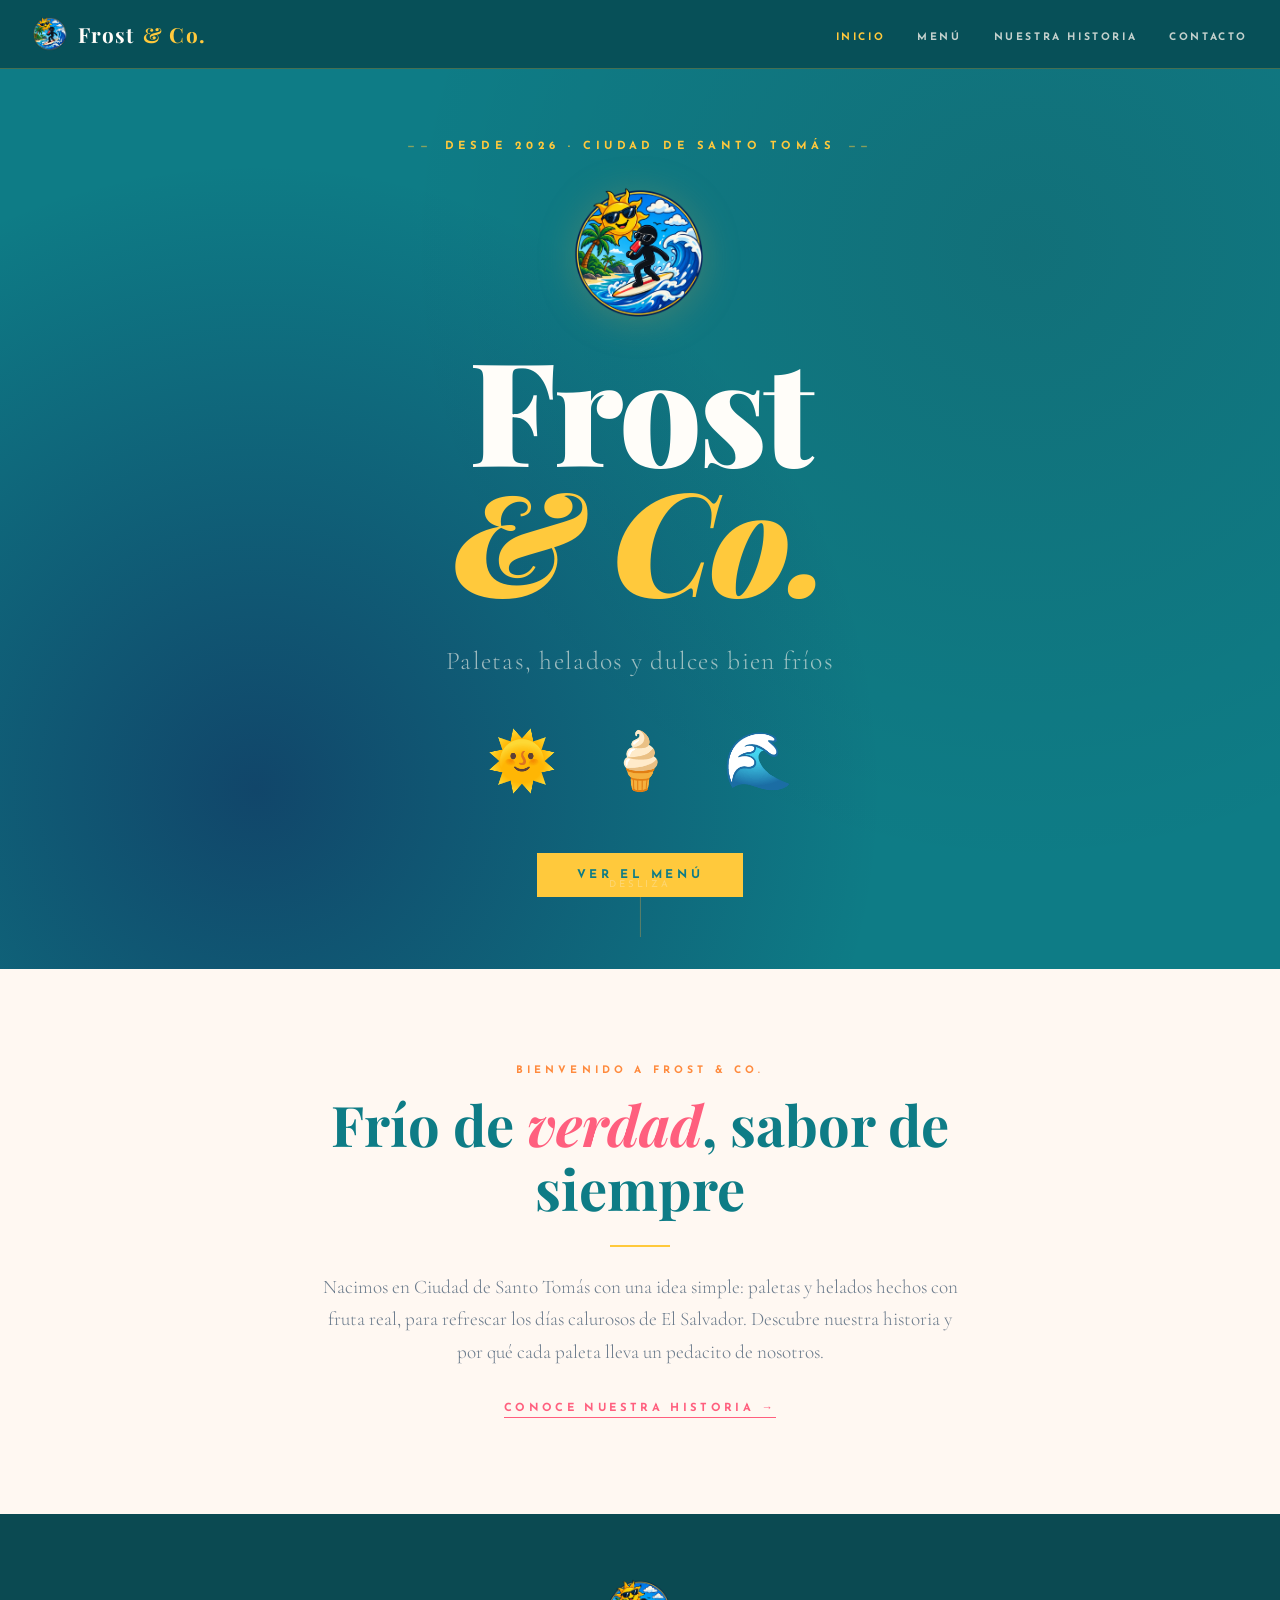
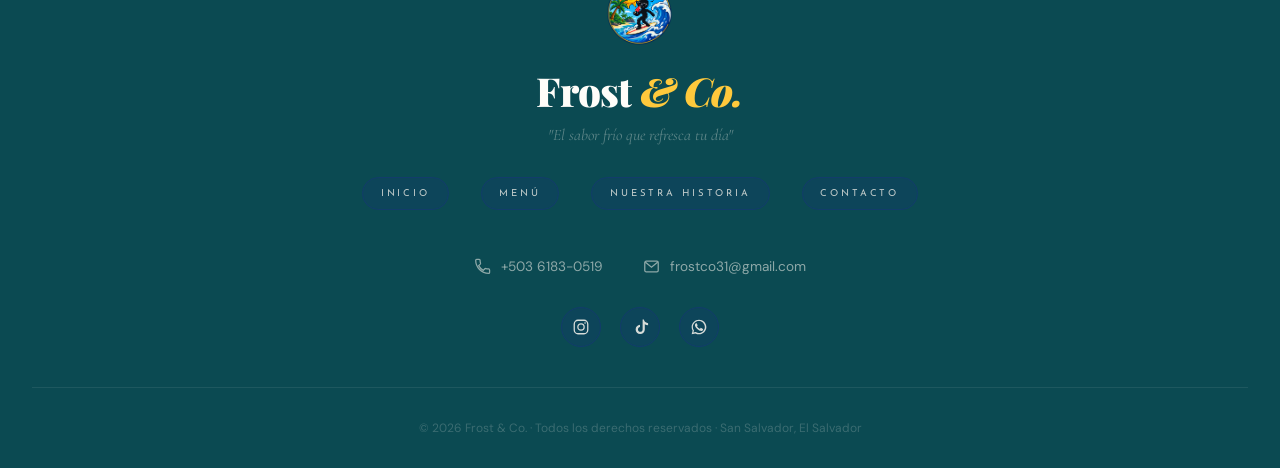
<file: index.html>
<!DOCTYPE html>
<html lang="es">
<head>
  <meta charset="UTF-8">
  <meta name="viewport" content="width=device-width, initial-scale=1.0">
  <title>Frost & Co. | Paletas y Helados Artesanales</title>
  <link rel="icon" type="image/png" href="images/Logo12.png">
  <link href="https://fonts.googleapis.com/css2?family=Playfair+Display:ital,wght@0,400;0,700;0,900;1,400&family=Cormorant+Garamond:wght@300;400;600&family=DM+Sans:wght@300;400;500&family=Josefin+Sans:wght@300;400;700&display=swap" rel="stylesheet">
  <link rel="stylesheet" href="css/styles.css">
</head>

<!-- NAV STICKY -->
<nav class="nav">
  <span class="nav-logo">
    <img src="images/Logo12.png" alt="Logo Frost & Co." class="nav-logo-img">
    Frost <span>& Co.</span>
  </span>
  <button type="button" class="nav-toggle" aria-label="Abrir menú" aria-expanded="false" aria-controls="navLinks">
    <span></span><span></span><span></span>
  </button>
  <ul class="nav-links" id="navLinks">
    <li><a href="index.html" class="active">Inicio</a></li>
    <li><a href="menu.html">Menú</a></li>
    <li><a href="nuestra-historia.html">Nuestra Historia</a></li>    <li><a href="contacto.html">Contacto</a></li>
  </ul>
</nav>

<!-- HERO -->
<section class="hero">
  <span class="hero-badge">Desde 2026 · Ciudad de Santo Tomás</span>
  <img src="images/Logo12.png" alt="Logo Frost & Co." class="hero-logo">
  <h1>Frost<br><em>& Co.</em></h1>
  <p class="hero-sub">Paletas, helados y dulces bien fríos</p>
  <div class="hero-cups">
    <span>🌞</span>
    <span>🍦</span>
    <span>🌊</span>
  </div>
  <a href="menu.html" class="hero-cta">Ver el menú</a>
  <div class="scroll-hint">Desliza</div>
</section>

<!-- ABOUT TEASER -->
<section class="about-teaser">
  <span class="section-eyebrow">Bienvenido a Frost & Co.</span>
  <h2 class="section-title">Frío de <em>verdad</em>, sabor de siempre</h2>
  <div class="divider"></div>
  <p class="section-desc" style="max-width:640px;">
    Nacimos en Ciudad de Santo Tomás con una idea simple: paletas y helados hechos con fruta real,
    para refrescar los días calurosos de El Salvador. Descubre nuestra historia
    y por qué cada paleta lleva un pedacito de nosotros.
  </p>
  <a href="nuestra-historia.html" class="teaser-link">Conoce nuestra historia →</a>
</section>

<!-- FOOTER -->
<footer>
  <img src="images/Logo12.png" alt="Logo Frost & Co." class="footer-logo-img">
  <div class="footer-logo">Frost <em>& Co.</em></div>
  <p class="footer-tagline">"El sabor frío que refresca tu día"</p>
  <ul class="footer-links">
    <li><a href="index.html">Inicio</a></li>
    <li><a href="menu.html">Menú</a></li>
    <li><a href="nuestra-historia.html">Nuestra historia</a></li>    <li><a href="contacto.html">Contacto</a></li>
  </ul>

  <div class="footer-contact">
    <a href="tel:+50361830519" class="footer-contact-item">
      <svg viewBox="0 0 24 24" fill="none" stroke="currentColor" stroke-width="1.8"><path d="M6.6 10.8a15.9 15.9 0 0 0 6.6 6.6l2.2-2.2a1.2 1.2 0 0 1 1.2-.3c1.3.4 2.7.6 4.1.6.7 0 1.3.6 1.3 1.3v3.6c0 .7-.6 1.3-1.3 1.3C10.6 21.6 2.4 13.4 2.4 3.3 2.4 2.6 3 2 3.7 2h3.6c.7 0 1.3.6 1.3 1.3 0 1.4.2 2.8.6 4.1.1.4 0 .9-.3 1.2z"/></svg>
      +503 6183-0519
    </a>
    <a href="mailto:frostco31@gmail.com" class="footer-contact-item">
      <svg viewBox="0 0 24 24" fill="none" stroke="currentColor" stroke-width="1.8"><rect x="2.5" y="4.5" width="19" height="15" rx="2"/><path d="M3.5 6l8.5 7 8.5-7"/></svg>
      frostco31@gmail.com
    </a>
  </div>

  <ul class="footer-social">
    <li>
      <a href="https://www.instagram.com/frostandco1?igsh=ZnV4MG0wbHd2ZnZr&igsi=ZnV4MG0wbHd2ZnZr" aria-label="Instagram">
        <svg viewBox="0 0 24 24" fill="none" stroke="currentColor" stroke-width="1.7"><rect x="3" y="3" width="18" height="18" rx="5"/><circle cx="12" cy="12" r="4.2"/><circle cx="17.4" cy="6.6" r="1.1" fill="currentColor" stroke="none"/></svg>
      </a>
    </li>
    <li>
      <a href="https://www.tiktok.com/@frostandco1?_r=1&_t=ZS-999TEgyhzOe" aria-label="TikTok">
        <svg viewBox="0 0 24 24" fill="currentColor" stroke="none"><path d="M14.5 2h2.7c.2 1.5 1 2.9 2.3 3.8 1 .7 2.1 1 3.3 1.1v2.9c-1.6 0-3.1-.5-4.4-1.4v6.8c0 3.4-2.7 6.1-6.1 6.1S6.2 18.6 6.2 15.2c0-3.3 2.6-5.9 5.8-6.1v3c-1.5.2-2.7 1.5-2.7 3.1 0 1.7 1.4 3.1 3.1 3.1s3.1-1.4 3.1-3.1V2z"/></svg>
      </a>
    </li>
    <li>
      <a href="https://wa.me/50361830519?text=Hola%2C%20me%20gustar%C3%ADa%20obtener%20m%C3%A1s%20informaci%C3%B3n%20sobre%20sus%20productos%20y%20servicios." aria-label="WhatsApp">
        <svg viewBox="0 0 24 24" fill="currentColor" stroke="none"><path d="M12 2.2c-5.4 0-9.8 4.4-9.8 9.8 0 1.7.5 3.4 1.3 4.9L2.2 21.8l5-1.3c1.4.8 3.1 1.2 4.8 1.2 5.4 0 9.8-4.4 9.8-9.8s-4.4-9.7-9.8-9.7zm0 17.8c-1.5 0-3-.4-4.2-1.2l-.3-.2-3 .8.8-2.9-.2-.3c-.9-1.3-1.3-2.8-1.3-4.3 0-4.4 3.6-8 8-8s8 3.6 8 8-3.5 8.1-7.8 8.1zm4.4-6c-.2-.1-1.4-.7-1.7-.8-.2-.1-.4-.1-.6.1-.2.2-.6.8-.8 1-.1.2-.3.2-.5.1-.7-.3-1.4-.8-2-1.4-.5-.5-1-1.2-1.4-1.9-.1-.2 0-.4.1-.5.1-.1.2-.3.4-.4.1-.1.2-.3.2-.4.1-.2 0-.3 0-.4-.1-.1-.6-1.4-.8-1.9-.2-.5-.4-.4-.6-.4h-.5c-.2 0-.5.1-.7.3-.2.2-.9.9-.9 2.2s1 2.6 1.1 2.7c.1.2 2 3 4.7 4.2.7.3 1.2.5 1.6.6.7.2 1.3.2 1.8.1.5-.1 1.4-.6 1.6-1.1.2-.5.2-1 .1-1.1-.1-.1-.2-.2-.4-.3z"/></svg>
      </a>
    </li>
  </ul>

  <p class="footer-copy">© 2026 Frost & Co. · Todos los derechos reservados · San Salvador, El Salvador</p>
</footer>

<script src="js/nav.js"></script>
</body>
</html>
</file>
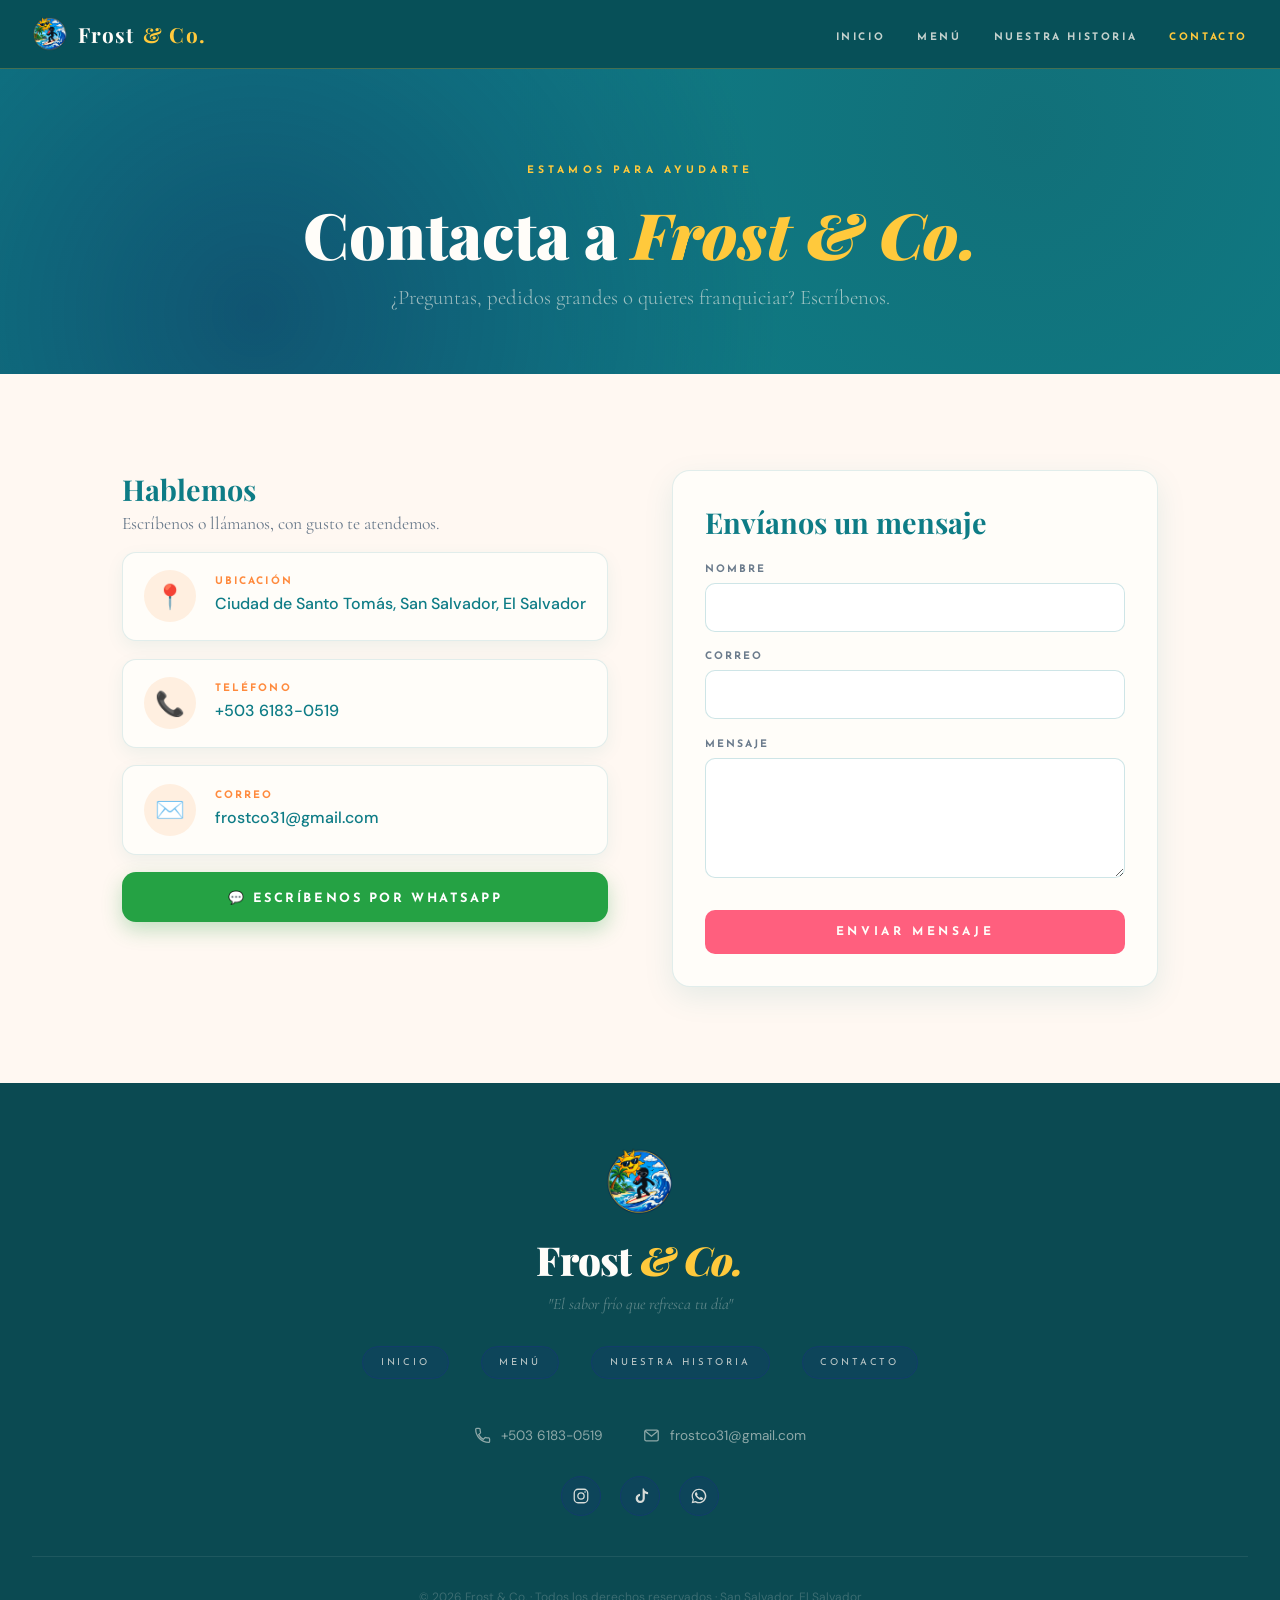
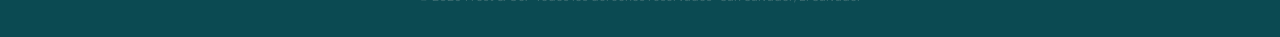
<file: contacto.html>
<!DOCTYPE html>
<html lang="es">
<head>
  <meta charset="UTF-8">
  <meta name="viewport" content="width=device-width, initial-scale=1.0">
  <title>Contacto | Frost & Co.</title>
  <link rel="icon" type="image/png" href="images/Logo12.png">
  <link href="https://fonts.googleapis.com/css2?family=Playfair+Display:ital,wght@0,400;0,700;0,900;1,400&family=Cormorant+Garamond:wght@300;400;600&family=DM+Sans:wght@300;400;500&family=Josefin+Sans:wght@300;400;700&display=swap" rel="stylesheet">
  <link rel="stylesheet" href="css/styles.css">
</head>

<!-- NAV STICKY -->
<nav class="nav">
  <span class="nav-logo">
    <img src="images/Logo12.png" alt="Logo Frost & Co." class="nav-logo-img">
    Frost <span>& Co.</span>
  </span>
  <button type="button" class="nav-toggle" aria-label="Abrir menú" aria-expanded="false" aria-controls="navLinks">
    <span></span><span></span><span></span>
  </button>
  <ul class="nav-links" id="navLinks">
    <li><a href="index.html">Inicio</a></li>
    <li><a href="menu.html">Menú</a></li>
    <li><a href="nuestra-historia.html">Nuestra Historia</a></li>    <li><a href="contacto.html" class="active">Contacto</a></li>
  </ul>
</nav>

<!-- PAGE HERO -->
<section class="page-hero">
  <span class="page-hero-eyebrow">Estamos para ayudarte</span>
  <h1>Contacta a <em>Frost & Co.</em></h1>
  <p>¿Preguntas, pedidos grandes o quieres franquiciar? Escríbenos.</p>
</section>

<!-- CONTACT WRAP -->
<div class="contact-wrap">
  <div class="contact-info-block">
    <h2 class="contact-heading">Hablemos</h2>
    <p class="contact-sub">Escríbenos o llámanos, con gusto te atendemos.</p>
    <div class="contact-info-item">
      <span class="contact-info-icon">📍</span>
      <div>
        <div class="contact-info-label">Ubicación</div>
        <span class="contact-info-value">Ciudad de Santo Tomás, San Salvador, El Salvador</span>
      </div>
    </div>
    <a class="contact-info-item contact-info-link" href="tel:+50361830519">
      <span class="contact-info-icon">📞</span>
      <div>
        <div class="contact-info-label">Teléfono</div>
        <span class="contact-info-value">+503 6183-0519</span>
      </div>
    </a>
    <a class="contact-info-item contact-info-link" href="mailto:frostco31@gmail.com">
      <span class="contact-info-icon">✉️</span>
      <div>
        <div class="contact-info-label">Correo</div>
        <span class="contact-info-value">frostco31@gmail.com</span>
      </div>
    </a>
    <a class="contact-whatsapp" href="https://wa.me/50361830519?text=Hola%2C%20me%20gustar%C3%ADa%20obtener%20m%C3%A1s%20informaci%C3%B3n%20sobre%20sus%20productos%20y%20servicios." target="_blank" rel="noopener">💬 Escríbenos por WhatsApp</a>
  </div>

  <form class="contact-form" onsubmit="event.preventDefault(); this.reset(); document.getElementById('formMsg').style.display='block';">
    <h2 class="contact-heading">Envíanos un mensaje</h2>
    <div>
      <label for="cf-name">Nombre</label>
      <input type="text" id="cf-name" name="name" required>
    </div>
    <div>
      <label for="cf-email">Correo</label>
      <input type="email" id="cf-email" name="email" required>
    </div>
    <div>
      <label for="cf-msg">Mensaje</label>
      <textarea id="cf-msg" name="message" required></textarea>
    </div>
    <button type="submit">Enviar mensaje</button>
    <p class="contact-form-note" id="formMsg" style="display:none;">¡Gracias! Te responderemos pronto. 🍧</p>
  </form>
</div>

<!-- FOOTER -->
<footer>
  <img src="images/Logo12.png" alt="Logo Frost & Co." class="footer-logo-img">
  <div class="footer-logo">Frost <em>& Co.</em></div>
  <p class="footer-tagline">"El sabor frío que refresca tu día"</p>
  <ul class="footer-links">
    <li><a href="index.html">Inicio</a></li>
    <li><a href="menu.html">Menú</a></li>
    <li><a href="nuestra-historia.html">Nuestra historia</a></li>    <li><a href="contacto.html">Contacto</a></li>
  </ul>

  <div class="footer-contact">
    <a href="tel:+50361830519" class="footer-contact-item">
      <svg viewBox="0 0 24 24" fill="none" stroke="currentColor" stroke-width="1.8"><path d="M6.6 10.8a15.9 15.9 0 0 0 6.6 6.6l2.2-2.2a1.2 1.2 0 0 1 1.2-.3c1.3.4 2.7.6 4.1.6.7 0 1.3.6 1.3 1.3v3.6c0 .7-.6 1.3-1.3 1.3C10.6 21.6 2.4 13.4 2.4 3.3 2.4 2.6 3 2 3.7 2h3.6c.7 0 1.3.6 1.3 1.3 0 1.4.2 2.8.6 4.1.1.4 0 .9-.3 1.2z"/></svg>
      +503 6183-0519
    </a>
    <a href="mailto:frostco31@gmail.com" class="footer-contact-item">
      <svg viewBox="0 0 24 24" fill="none" stroke="currentColor" stroke-width="1.8"><rect x="2.5" y="4.5" width="19" height="15" rx="2"/><path d="M3.5 6l8.5 7 8.5-7"/></svg>
      frostco31@gmail.com
    </a>
  </div>

  <ul class="footer-social">
    <li>
      <a href="https://www.instagram.com/frostandco1?igsh=ZnV4MG0wbHd2ZnZr&igsi=ZnV4MG0wbHd2ZnZr" aria-label="Instagram">
        <svg viewBox="0 0 24 24" fill="none" stroke="currentColor" stroke-width="1.7"><rect x="3" y="3" width="18" height="18" rx="5"/><circle cx="12" cy="12" r="4.2"/><circle cx="17.4" cy="6.6" r="1.1" fill="currentColor" stroke="none"/></svg>
      </a>
    </li>
    <li>
      <a href="https://www.tiktok.com/@frostandco1?_r=1&_t=ZS-999TEgyhzOe" aria-label="TikTok">
        <svg viewBox="0 0 24 24" fill="currentColor" stroke="none"><path d="M14.5 2h2.7c.2 1.5 1 2.9 2.3 3.8 1 .7 2.1 1 3.3 1.1v2.9c-1.6 0-3.1-.5-4.4-1.4v6.8c0 3.4-2.7 6.1-6.1 6.1S6.2 18.6 6.2 15.2c0-3.3 2.6-5.9 5.8-6.1v3c-1.5.2-2.7 1.5-2.7 3.1 0 1.7 1.4 3.1 3.1 3.1s3.1-1.4 3.1-3.1V2z"/></svg>
      </a>
    </li>
    <li>
      <a href="https://wa.me/50361830519?text=Hola%2C%20me%20gustar%C3%ADa%20obtener%20m%C3%A1s%20informaci%C3%B3n%20sobre%20sus%20productos%20y%20servicios." aria-label="WhatsApp">
        <svg viewBox="0 0 24 24" fill="currentColor" stroke="none"><path d="M12 2.2c-5.4 0-9.8 4.4-9.8 9.8 0 1.7.5 3.4 1.3 4.9L2.2 21.8l5-1.3c1.4.8 3.1 1.2 4.8 1.2 5.4 0 9.8-4.4 9.8-9.8s-4.4-9.7-9.8-9.7zm0 17.8c-1.5 0-3-.4-4.2-1.2l-.3-.2-3 .8.8-2.9-.2-.3c-.9-1.3-1.3-2.8-1.3-4.3 0-4.4 3.6-8 8-8s8 3.6 8 8-3.5 8.1-7.8 8.1zm4.4-6c-.2-.1-1.4-.7-1.7-.8-.2-.1-.4-.1-.6.1-.2.2-.6.8-.8 1-.1.2-.3.2-.5.1-.7-.3-1.4-.8-2-1.4-.5-.5-1-1.2-1.4-1.9-.1-.2 0-.4.1-.5.1-.1.2-.3.4-.4.1-.1.2-.3.2-.4.1-.2 0-.3 0-.4-.1-.1-.6-1.4-.8-1.9-.2-.5-.4-.4-.6-.4h-.5c-.2 0-.5.1-.7.3-.2.2-.9.9-.9 2.2s1 2.6 1.1 2.7c.1.2 2 3 4.7 4.2.7.3 1.2.5 1.6.6.7.2 1.3.2 1.8.1.5-.1 1.4-.6 1.6-1.1.2-.5.2-1 .1-1.1-.1-.1-.2-.2-.4-.3z"/></svg>
      </a>
    </li>
  </ul>

  <p class="footer-copy">© 2026 Frost & Co. · Todos los derechos reservados · San Salvador, El Salvador</p>
</footer>

<script src="js/nav.js"></script>
</body>
</html>
</file>
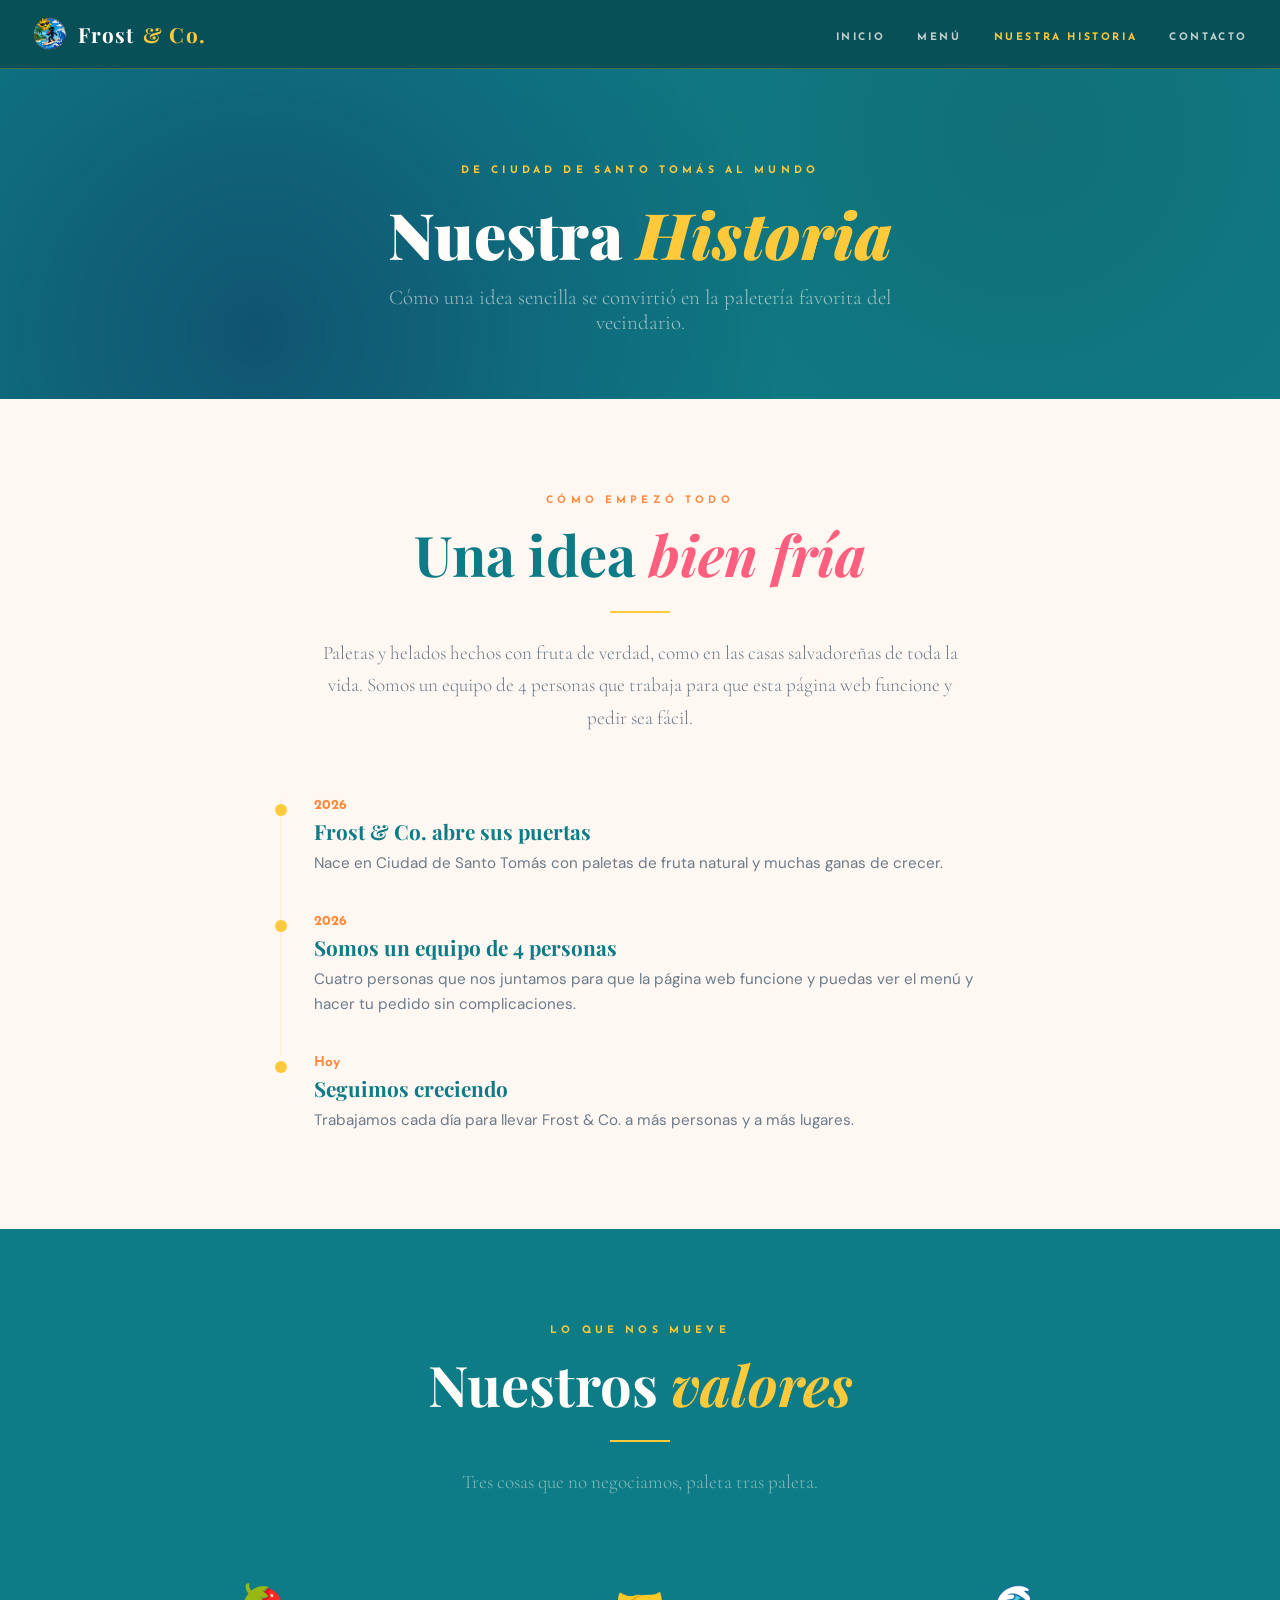
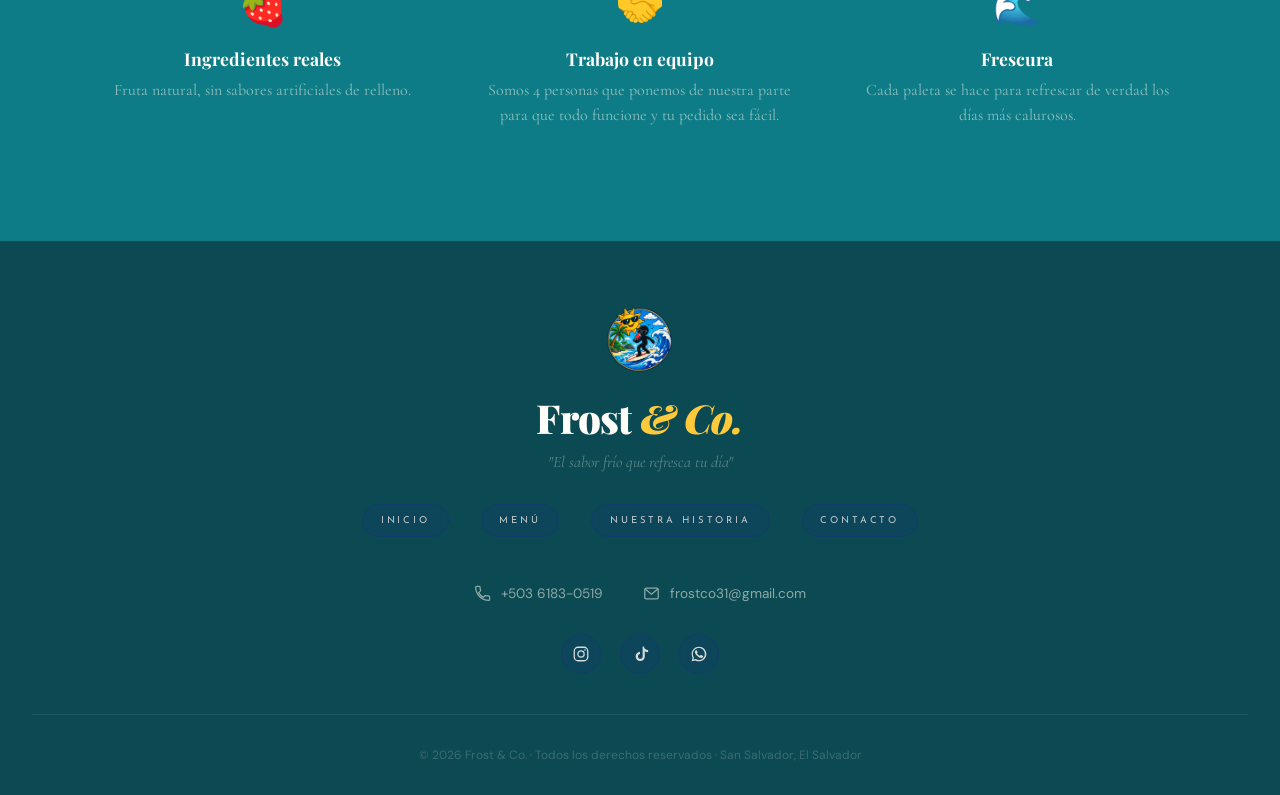
<file: nuestra-historia.html>
<!DOCTYPE html>
<html lang="es">
<head>
  <meta charset="UTF-8">
  <meta name="viewport" content="width=device-width, initial-scale=1.0">
  <title>Nuestra Historia | Frost & Co.</title>
  <link rel="icon" type="image/png" href="images/Logo12.png">
  <link href="https://fonts.googleapis.com/css2?family=Playfair+Display:ital,wght@0,400;0,700;0,900;1,400&family=Cormorant+Garamond:wght@300;400;600&family=DM+Sans:wght@300;400;500&family=Josefin+Sans:wght@300;400;700&display=swap" rel="stylesheet">
  <link rel="stylesheet" href="css/styles.css">
</head>

<!-- NAV STICKY -->
<nav class="nav">
  <span class="nav-logo">
    <img src="images/Logo12.png" alt="Logo Frost & Co." class="nav-logo-img">
    Frost <span>& Co.</span>
  </span>
  <button type="button" class="nav-toggle" aria-label="Abrir menú" aria-expanded="false" aria-controls="navLinks">
    <span></span><span></span><span></span>
  </button>
  <ul class="nav-links" id="navLinks">
    <li><a href="index.html">Inicio</a></li>
    <li><a href="menu.html">Menú</a></li>
    <li><a href="nuestra-historia.html" class="active">Nuestra Historia</a></li>    <li><a href="contacto.html">Contacto</a></li>
  </ul>
</nav>

<!-- PAGE HERO -->
<section class="page-hero">
  <span class="page-hero-eyebrow">De Ciudad de Santo Tomás al mundo</span>
  <h1>Nuestra <em>Historia</em></h1>
  <p>Cómo una idea sencilla se convirtió en la paletería favorita del vecindario.</p>
</section>

<!-- STORY -->
<section class="section">
  <div class="section-header">
    <span class="section-eyebrow">Cómo empezó todo</span>
    <h2 class="section-title">Una idea <em>bien fría</em></h2>
    <div class="divider"></div>
    <p class="section-desc" style="max-width:640px;">
      Paletas y helados hechos con fruta de verdad, como en las casas salvadoreñas de toda la vida.
      Somos un equipo de 4 personas que trabaja para que esta página web funcione y pedir sea fácil.
    </p>
  </div>

  <div class="timeline">
    <div class="timeline-item">
      <span class="timeline-year">2026</span>
      <h3 class="timeline-title">Frost & Co. abre sus puertas</h3>
      <p class="timeline-desc">Nace en Ciudad de Santo Tomás con paletas de fruta natural y muchas ganas de crecer.</p>
    </div>
    <div class="timeline-item">
      <span class="timeline-year">2026</span>
      <h3 class="timeline-title">Somos un equipo de 4 personas</h3>
      <p class="timeline-desc">Cuatro personas que nos juntamos para que la página web funcione y puedas ver el menú y hacer tu pedido sin complicaciones.</p>
    </div>
    <div class="timeline-item">
      <span class="timeline-year">Hoy</span>
      <h3 class="timeline-title">Seguimos creciendo</h3>
      <p class="timeline-desc">Trabajamos cada día para llevar Frost & Co. a más personas y a más lugares.</p>
    </div>
  </div>
</section>

<!-- VALORES -->
<section class="espresso-section">
  <div class="espresso-inner">
    <div class="section-header">
      <span class="section-eyebrow">Lo que nos mueve</span>
      <h2 class="section-title">Nuestros <em>valores</em></h2>
      <div class="divider"></div>
      <p class="section-desc">Tres cosas que no negociamos, paleta tras paleta.</p>
    </div>
    <div class="value-grid">
      <div class="value-card">
        <span class="value-icon">🍓</span>
        <h3 class="value-name">Ingredientes reales</h3>
        <p class="value-desc">Fruta natural, sin sabores artificiales de relleno.</p>
      </div>
      <div class="value-card">
        <span class="value-icon">🤝</span>
        <h3 class="value-name">Trabajo en equipo</h3>
        <p class="value-desc">Somos 4 personas que ponemos de nuestra parte para que todo funcione y tu pedido sea fácil.</p>
      </div>
      <div class="value-card">
        <span class="value-icon">🌊</span>
        <h3 class="value-name">Frescura</h3>
        <p class="value-desc">Cada paleta se hace para refrescar de verdad los días más calurosos.</p>
      </div>
    </div>
  </div>
</section>

<!-- FOOTER -->
<footer>
  <img src="images/Logo12.png" alt="Logo Frost & Co." class="footer-logo-img">
  <div class="footer-logo">Frost <em>& Co.</em></div>
  <p class="footer-tagline">"El sabor frío que refresca tu día"</p>
  <ul class="footer-links">
    <li><a href="index.html">Inicio</a></li>
    <li><a href="menu.html">Menú</a></li>
    <li><a href="nuestra-historia.html">Nuestra historia</a></li>    <li><a href="contacto.html">Contacto</a></li>
  </ul>

  <div class="footer-contact">
    <a href="tel:+50361830519" class="footer-contact-item">
      <svg viewBox="0 0 24 24" fill="none" stroke="currentColor" stroke-width="1.8"><path d="M6.6 10.8a15.9 15.9 0 0 0 6.6 6.6l2.2-2.2a1.2 1.2 0 0 1 1.2-.3c1.3.4 2.7.6 4.1.6.7 0 1.3.6 1.3 1.3v3.6c0 .7-.6 1.3-1.3 1.3C10.6 21.6 2.4 13.4 2.4 3.3 2.4 2.6 3 2 3.7 2h3.6c.7 0 1.3.6 1.3 1.3 0 1.4.2 2.8.6 4.1.1.4 0 .9-.3 1.2z"/></svg>
      +503 6183-0519
    </a>
    <a href="mailto:frostco31@gmail.com" class="footer-contact-item">
      <svg viewBox="0 0 24 24" fill="none" stroke="currentColor" stroke-width="1.8"><rect x="2.5" y="4.5" width="19" height="15" rx="2"/><path d="M3.5 6l8.5 7 8.5-7"/></svg>
      frostco31@gmail.com
    </a>
  </div>

  <ul class="footer-social">
    <li>
      <a href="https://www.instagram.com/frostandco1?igsh=ZnV4MG0wbHd2ZnZr&igsi=ZnV4MG0wbHd2ZnZr" aria-label="Instagram">
        <svg viewBox="0 0 24 24" fill="none" stroke="currentColor" stroke-width="1.7"><rect x="3" y="3" width="18" height="18" rx="5"/><circle cx="12" cy="12" r="4.2"/><circle cx="17.4" cy="6.6" r="1.1" fill="currentColor" stroke="none"/></svg>
      </a>
    </li>
    <li>
      <a href="https://www.tiktok.com/@frostandco1?_r=1&_t=ZS-999TEgyhzOe" aria-label="TikTok">
        <svg viewBox="0 0 24 24" fill="currentColor" stroke="none"><path d="M14.5 2h2.7c.2 1.5 1 2.9 2.3 3.8 1 .7 2.1 1 3.3 1.1v2.9c-1.6 0-3.1-.5-4.4-1.4v6.8c0 3.4-2.7 6.1-6.1 6.1S6.2 18.6 6.2 15.2c0-3.3 2.6-5.9 5.8-6.1v3c-1.5.2-2.7 1.5-2.7 3.1 0 1.7 1.4 3.1 3.1 3.1s3.1-1.4 3.1-3.1V2z"/></svg>
      </a>
    </li>
    <li>
      <a href="https://wa.me/50361830519?text=Hola%2C%20me%20gustar%C3%ADa%20obtener%20m%C3%A1s%20informaci%C3%B3n%20sobre%20sus%20productos%20y%20servicios." aria-label="WhatsApp">
        <svg viewBox="0 0 24 24" fill="currentColor" stroke="none"><path d="M12 2.2c-5.4 0-9.8 4.4-9.8 9.8 0 1.7.5 3.4 1.3 4.9L2.2 21.8l5-1.3c1.4.8 3.1 1.2 4.8 1.2 5.4 0 9.8-4.4 9.8-9.8s-4.4-9.7-9.8-9.7zm0 17.8c-1.5 0-3-.4-4.2-1.2l-.3-.2-3 .8.8-2.9-.2-.3c-.9-1.3-1.3-2.8-1.3-4.3 0-4.4 3.6-8 8-8s8 3.6 8 8-3.5 8.1-7.8 8.1zm4.4-6c-.2-.1-1.4-.7-1.7-.8-.2-.1-.4-.1-.6.1-.2.2-.6.8-.8 1-.1.2-.3.2-.5.1-.7-.3-1.4-.8-2-1.4-.5-.5-1-1.2-1.4-1.9-.1-.2 0-.4.1-.5.1-.1.2-.3.4-.4.1-.1.2-.3.2-.4.1-.2 0-.3 0-.4-.1-.1-.6-1.4-.8-1.9-.2-.5-.4-.4-.6-.4h-.5c-.2 0-.5.1-.7.3-.2.2-.9.9-.9 2.2s1 2.6 1.1 2.7c.1.2 2 3 4.7 4.2.7.3 1.2.5 1.6.6.7.2 1.3.2 1.8.1.5-.1 1.4-.6 1.6-1.1.2-.5.2-1 .1-1.1-.1-.1-.2-.2-.4-.3z"/></svg>
      </a>
    </li>
  </ul>

  <p class="footer-copy">© 2026 Frost & Co. · Todos los derechos reservados · San Salvador, El Salvador</p>
</footer>

<script src="js/nav.js"></script>
</body>
</html>
</file>
<file: css/styles.css>
/* ================================================
   CAFÉ BRUMA — Estilos CSS3
   Fuentes: Playfair Display, Cormorant Garamond,
            Josefin Sans, DM Sans (Google Fonts)
   ================================================ */

  *, *::before, *::after { box-sizing: border-box; margin: 0; padding: 0; }

  :root {
    --cream: #FFF8F2;
    --cream-dark: #FFEFE0;
    --espresso: #0E7C86;   /* turquesa profundo (antes negro-café) */
    --mocha: #FF5F7E;      /* rosa paleta (antes verde oscuro) */
    --caramel: #FF8A3D;    /* naranja mango (antes café/caramelo) */
    --gold: #FFC93C;       /* amarillo limón (antes dorado café) */
    --foam: #FFFDF9;
    --text-muted: #6B7B8C;  /* gris azulado (antes café grisáceo) */
    --green-tea: #21B6A8;   /* menta */
    --matcha: #37C6B0;
  }

  html { scroll-behavior: smooth; }

  section[id] { scroll-margin-top: 90px; }

  body {
    font-family: 'DM Sans', sans-serif;
    background-color: var(--cream);
    color: var(--espresso);
    min-height: 100vh;
  }

  /* ──────────── HERO ──────────── */
  .hero {
    background-color: var(--espresso);
    min-height: 100vh;
    display: flex;
    flex-direction: column;
    align-items: center;
    justify-content: center;
    text-align: center;
    padding: 2rem;
    position: relative;
    overflow: hidden;
  }

  .hero::before {
    content: '';
    position: absolute;
    inset: 0;
    background-image:
      radial-gradient(circle at 20% 80%, rgba(20, 10, 75, 0.473) 0%, transparent 50%),
      radial-gradient(circle at 80% 20%, rgba(51, 6, 6, 0.1) 0%, transparent 50%);
  }

  .hero-badge {
    font-family: 'Josefin Sans', sans-serif;
    font-size: 0.7rem;
    font-weight: 700;
    letter-spacing: 0.4em;
    text-transform: uppercase;
    color: var(--gold);
    margin-bottom: 2rem;
    position: relative;
  }

  .hero-badge::before,
  .hero-badge::after {
    content: '——';
    margin: 0 0.8rem;
    opacity: 0.5;
  }

  .hero-logo {
    width: clamp(90px, 12vw, 140px);
    height: auto;
    margin-bottom: 1.2rem;
    position: relative;
    filter: drop-shadow(0 4px 18px rgba(212,162,76,0.25));
  }

  .hero h1 {
    font-family: 'Playfair Display', serif;
    font-size: clamp(4rem, 12vw, 9rem);
    font-weight: 900;
    color: var(--foam);
    line-height: 0.9;
    letter-spacing: -0.02em;
    position: relative;
    margin-bottom: 0.3em;
  }

  .hero h1 em {
    font-style: italic;
    color: var(--gold);
  }

  .hero-sub {
    font-family: 'Cormorant Garamond', serif;
    font-size: clamp(1.1rem, 2.5vw, 1.6rem);
    font-weight: 300;
    color: rgba(250,246,238,0.6);
    margin-bottom: 3rem;
    letter-spacing: 0.05em;
  }

  .hero-cups {
    display: flex;
    gap: 3rem;
    font-size: 3.5rem;
    margin-bottom: 3.5rem;
    position: relative;
  }

  .hero-cups span {
    display: inline-block;
    animation: float 3s ease-in-out infinite;
  }
  .hero-cups span:nth-child(2) { animation-delay: 0.4s; }
  .hero-cups span:nth-child(3) { animation-delay: 0.8s; }

  @keyframes float {
    0%, 100% { transform: translateY(0); }
    50% { transform: translateY(-8px); }
  }

  .hero-cta {
    font-family: 'Josefin Sans', sans-serif;
    font-size: 0.75rem;
    font-weight: 700;
    letter-spacing: 0.3em;
    text-transform: uppercase;
    color: var(--espresso);
    background: var(--gold);
    padding: 1rem 2.5rem;
    border: none;
    cursor: pointer;
    text-decoration: none;
    display: inline-block;
    transition: background 0.2s, transform 0.15s;
  }

  .hero-cta:hover {
    background: var(--caramel);
    transform: translateY(-2px);
  }

  .scroll-hint {
    position: absolute;
    bottom: 2rem;
    left: 50%;
    transform: translateX(-50%);
    font-family: 'Josefin Sans', sans-serif;
    font-size: 0.6rem;
    letter-spacing: 0.3em;
    color: rgba(250,246,238,0.3);
    text-transform: uppercase;
    display: flex;
    flex-direction: column;
    align-items: center;
    gap: 0.5rem;
  }

  .scroll-hint::after {
    content: '';
    width: 1px;
    height: 40px;
    background: rgba(212,162,76,0.4);
    animation: shrink 1.5s ease-in-out infinite;
  }

  @keyframes shrink {
    0% { transform: scaleY(0); transform-origin: top; }
    50% { transform: scaleY(1); transform-origin: top; }
    51% { transform: scaleY(1); transform-origin: bottom; }
    100% { transform: scaleY(0); transform-origin: bottom; }
  }

  /* ──────────── NAV ──────────── */
  .nav {
    position: sticky;
    top: 0;
    z-index: 100;
    background: var(--espresso);
    padding: 1rem 2rem;
    display: flex;
    align-items: center;
    justify-content: space-between;
    border-bottom: 1px solid rgba(212,162,76,0.2);
  }

  .nav-logo {
    font-family: 'Playfair Display', serif;
    font-size: 1.3rem;
    font-weight: 700;
    color: var(--foam);
    letter-spacing: 0.05em;
  }

  .nav-logo span { color: var(--gold); }

  .nav-links {
    display: flex;
    gap: 2rem;
    list-style: none;
  }

  .nav-links a {
    font-family: 'Josefin Sans', sans-serif;
    font-size: 0.65rem;
    font-weight: 700;
    letter-spacing: 0.25em;
    text-transform: uppercase;
    color: rgba(250,246,238,0.6);
    text-decoration: none;
    transition: color 0.2s;
  }

  .nav-links a:hover { color: var(--gold); }

  /* ──────────── SECTION HEADERS ──────────── */
  .section {
    padding: 6rem 2rem;
    max-width: 1200px;
    margin: 0 auto;
  }

  .section-header {
    text-align: center;
    margin-bottom: 4rem;
  }

  .section-eyebrow {
    font-family: 'Josefin Sans', sans-serif;
    font-size: 0.65rem;
    font-weight: 700;
    letter-spacing: 0.4em;
    text-transform: uppercase;
    color: var(--caramel);
    margin-bottom: 1rem;
    display: block;
  }

  .section-title {
    font-family: 'Playfair Display', serif;
    font-size: clamp(2.2rem, 5vw, 3.5rem);
    font-weight: 700;
    color: var(--espresso);
    line-height: 1.15;
    margin-bottom: 1rem;
  }

  .section-title em {
    font-style: italic;
    color: var(--mocha);
  }

  .section-desc {
    font-family: 'Cormorant Garamond', serif;
    font-size: 1.2rem;
    font-weight: 300;
    color: var(--text-muted);
    max-width: 500px;
    margin: 0 auto;
    line-height: 1.7;
  }

  .divider {
    width: 60px;
    height: 2px;
    background: var(--gold);
    margin: 1.5rem auto;
  }

  /* ──────────── CAFÉS PRINCIPALES ──────────── */
  .espresso-section {
    background: var(--espresso);
    padding: 6rem 2rem;
  }

  .espresso-inner {
    max-width: 1200px;
    margin: 0 auto;
  }

  .espresso-section .section-eyebrow { color: var(--gold); }
  .espresso-section .section-title { color: var(--foam); }
  .espresso-section .section-title em { color: var(--gold); }
  .espresso-section .section-desc { color: rgba(250,246,238,0.5); }
  .espresso-section .divider { background: var(--gold); }

  .cards-grid {
    display: grid;
    grid-template-columns: repeat(auto-fit, minmax(280px, 1fr));
    gap: 2rem;
    margin-top: 3rem;
  }

  .card {
    background: var(--foam);
    border-radius: 0;
    overflow: hidden;
    transition: transform 0.25s, box-shadow 0.25s;
    position: relative;
  }

  .card:hover {
    transform: translateY(-6px);
    box-shadow: 0 20px 50px rgba(43,26,14,0.2);
  }

  .card-dark {
    background: #0B5B63;
    border: 1px solid rgba(212,162,76,0.15);
  }

  .card-img {
    width: 100%;
    height: 220px;
    object-fit: cover;
    display: block;
  }

  /* Imágenes SVG inline de tazas */
  .cup-svg-wrapper {
    width: 100%;
    height: 220px;
    display: flex;
    align-items: center;
    justify-content: center;
    position: relative;
    overflow: hidden;
  }

  .card-body {
    padding: 1.5rem;
  }

  .card-tag {
    font-family: 'Josefin Sans', sans-serif;
    font-size: 0.6rem;
    font-weight: 700;
    letter-spacing: 0.3em;
    text-transform: uppercase;
    color: var(--caramel);
    margin-bottom: 0.6rem;
    display: block;
  }

  .card-dark .card-tag { color: var(--gold); }

  .card-name {
    font-family: 'Playfair Display', serif;
    font-size: 1.5rem;
    font-weight: 700;
    color: var(--espresso);
    margin-bottom: 0.5rem;
    line-height: 1.2;
  }

  .card-dark .card-name { color: var(--foam); }

  .card-desc {
    font-family: 'Cormorant Garamond', serif;
    font-size: 1rem;
    font-weight: 400;
    color: var(--text-muted);
    line-height: 1.6;
    margin-bottom: 1.2rem;
  }

  .card-dark .card-desc { color: rgba(250,246,238,0.5); }

  .card-footer {
    display: flex;
    align-items: center;
    justify-content: space-between;
  }

  .card-price {
    font-family: 'Josefin Sans', sans-serif;
    font-size: 1.2rem;
    font-weight: 700;
    color: var(--mocha);
  }

  .card-dark .card-price { color: var(--gold); }

  .btn-add {
    font-family: 'Josefin Sans', sans-serif;
    font-size: 0.65rem;
    font-weight: 700;
    letter-spacing: 0.2em;
    text-transform: uppercase;
    background: var(--espresso);
    color: var(--foam);
    border: none;
    padding: 0.7rem 1.2rem;
    cursor: pointer;
    transition: background 0.2s, transform 0.1s;
  }

  .btn-add:hover { background: var(--mocha); transform: scale(1.03); }
  .btn-add:active { transform: scale(0.97); }

  .card-dark .btn-add {
    background: var(--gold);
    color: var(--espresso);
  }

  .card-dark .btn-add:hover { background: var(--caramel); }

  /* ──────────── BADGE INTENSIDAD ──────────── */
  .intensity-badge {
    position: absolute;
    top: 1rem;
    right: 1rem;
    background: var(--espresso);
    color: var(--gold);
    font-family: 'Josefin Sans', sans-serif;
    font-size: 0.55rem;
    font-weight: 700;
    letter-spacing: 0.2em;
    text-transform: uppercase;
    padding: 0.4rem 0.7rem;
  }

  /* ──────────── BEBIDAS ESPECIALES ──────────── */
  .specials-section {
    background: var(--cream-dark);
    padding: 6rem 2rem;
  }

  .specials-inner { max-width: 1200px; margin: 0 auto; }

  .menu-list {
    display: grid;
    grid-template-columns: 1fr 1fr;
    gap: 0;
    margin-top: 3rem;
    border: 1px solid rgba(92,51,23,0.15);
  }

  .menu-item {
    padding: 1.5rem 2rem;
    border-bottom: 1px solid rgba(92,51,23,0.1);
    border-right: 1px solid rgba(92,51,23,0.1);
    display: flex;
    justify-content: space-between;
    align-items: flex-start;
    gap: 1rem;
    background: var(--foam);
    transition: background 0.2s;
    cursor: pointer;
  }

  .menu-item:hover { background: var(--cream); }
  .menu-item:nth-child(even) { border-right: none; }

  .menu-item-info { flex: 1; }

  .menu-item-name {
    font-family: 'Playfair Display', serif;
    font-size: 1.05rem;
    font-weight: 700;
    color: var(--espresso);
    margin-bottom: 0.25rem;
  }

  .menu-item-desc {
    font-family: 'Cormorant Garamond', serif;
    font-size: 0.95rem;
    color: var(--text-muted);
    line-height: 1.5;
  }

  .menu-item-price {
    font-family: 'Josefin Sans', sans-serif;
    font-size: 0.9rem;
    font-weight: 700;
    color: var(--caramel);
    white-space: nowrap;
    margin-top: 0.15rem;
  }

  .menu-category-header {
    grid-column: 1 / -1;
    background: var(--espresso);
    padding: 1rem 2rem;
    font-family: 'Josefin Sans', sans-serif;
    font-size: 0.65rem;
    font-weight: 700;
    letter-spacing: 0.4em;
    text-transform: uppercase;
    color: var(--gold);
    display: flex;
    align-items: center;
    gap: 1rem;
  }

  .menu-category-header::after {
    content: '';
    flex: 1;
    height: 1px;
    background: rgba(212,162,76,0.3);
  }

  /* ──────────── REPOSTERÍA ──────────── */
  .pastry-section { padding: 6rem 2rem; }
  .pastry-inner { max-width: 1200px; margin: 0 auto; }

  .pastry-grid {
    display: grid;
    grid-template-columns: repeat(auto-fit, minmax(240px, 1fr));
    gap: 1.5rem;
    margin-top: 3rem;
  }

  .pastry-card {
    background: var(--foam);
    border: 1px solid rgba(92,51,23,0.1);
    overflow: hidden;
    text-align: center;
    transition: transform 0.2s, border-color 0.2s;
  }

  .pastry-img-wrapper {
    width: 100%;
    height: 140px;
    background: #DCF2EF;
    display: flex;
    align-items: center;
    justify-content: center;
  }

  .pastry-card-body { padding: 1.5rem 1.5rem 1.75rem; }

  .pastry-footer {
    display: flex;
    align-items: center;
    justify-content: space-between;
    gap: 0.75rem;
    margin-top: 0.75rem;
  }

  .pastry-card .btn-add {
    padding: 0.55rem 0.9rem;
    font-size: 0.58rem;
  }

  .pastry-card:hover {
    transform: translateY(-4px);
    border-color: var(--gold);
  }

  .pastry-icon {
    font-size: 3rem;
    display: block;
    margin-bottom: 0;
  }

  .pastry-img {
    width: 110px;
    height: 110px;
    object-fit: contain;
  }

  .pastry-name {
    font-family: 'Playfair Display', serif;
    font-size: 1.15rem;
    font-weight: 700;
    color: var(--espresso);
    margin-bottom: 0.5rem;
  }

  .pastry-desc {
    font-family: 'Cormorant Garamond', serif;
    font-size: 0.95rem;
    color: var(--text-muted);
    line-height: 1.6;
    margin-bottom: 1rem;
  }

  .pastry-price {
    font-family: 'Josefin Sans', sans-serif;
    font-size: 0.85rem;
    font-weight: 700;
    color: var(--caramel);
  }

  /* ──────────── COLD BREW / HELADOS ──────────── */
  .cold-section {
    background: #6B1E3F;
    padding: 6rem 2rem;
  }

  .cold-inner { max-width: 1200px; margin: 0 auto; }
  .cold-section .section-eyebrow { color: var(--matcha); }
  .cold-section .section-title { color: #E8F4F0; }
  .cold-section .section-title em { color: #8FC9B5; }
  .cold-section .section-desc { color: rgba(232,244,240,0.5); }
  .cold-section .divider { background: var(--matcha); }

  .cold-grid {
    display: grid;
    grid-template-columns: repeat(auto-fit, minmax(260px, 1fr));
    gap: 1.5rem;
    margin-top: 3rem;
  }

  .cold-card {
    background: rgba(255,255,255,0.04);
    border: 1px solid rgba(143,201,181,0.15);
    overflow: hidden;
    transition: border-color 0.2s, background 0.2s;
  }

  .cold-card:hover {
    border-color: rgba(143,201,181,0.4);
    background: rgba(255,255,255,0.07);
  }

  .cold-card-img-wrapper {
    width: 100%;
    height: 140px;
    background: var(--matcha);
    display: flex;
    align-items: center;
    justify-content: center;
  }

  .cold-card-body { padding: 1.75rem 2rem 2rem; }

  .cold-card-emoji {
    font-size: 3rem;
    display: block;
    margin-bottom: 0;
  }

  .cold-card-img {
    width: 110px;
    height: 110px;
    object-fit: contain;
  }

  .cold-card-name {
    font-family: 'Playfair Display', serif;
    font-size: 1.2rem;
    font-weight: 700;
    color: #E8F4F0;
    margin-bottom: 0.4rem;
  }

  .cold-card-desc {
    font-family: 'Cormorant Garamond', serif;
    font-size: 1rem;
    color: rgba(232,244,240,0.5);
    line-height: 1.6;
    margin-bottom: 1.2rem;
  }

  .cold-card-footer {
    display: flex;
    align-items: center;
    justify-content: space-between;
    gap: 0.75rem;
  }

  .cold-card-price {
    font-family: 'Josefin Sans', sans-serif;
    font-size: 0.9rem;
    font-weight: 700;
    color: #8FC9B5;
  }

  .cold-card .btn-add {
    background: var(--gold);
    color: var(--espresso);
    padding: 0.55rem 0.9rem;
    font-size: 0.58rem;
  }

  .cold-card .btn-add:hover { background: var(--caramel); }

  /* ──────────── PROMO BANNER ──────────── */
  .promo-banner {
    background: var(--gold);
    padding: 3rem 2rem;
    text-align: center;
  }

  .promo-banner p {
    font-family: 'Cormorant Garamond', serif;
    font-size: clamp(1.3rem, 3vw, 2rem);
    font-weight: 300;
    color: var(--espresso);
    letter-spacing: 0.03em;
    line-height: 1.4;
  }

  .promo-banner strong {
    font-weight: 600;
  }

  /* ──────────── CART FLOAT ──────────── */
  .cart-float {
    position: fixed;
    bottom: 2rem;
    right: 2rem;
    background: var(--espresso);
    color: var(--foam);
    border: 2px solid var(--gold);
    padding: 0.9rem 1.5rem;
    font-family: 'Josefin Sans', sans-serif;
    font-size: 0.65rem;
    font-weight: 700;
    letter-spacing: 0.2em;
    text-transform: uppercase;
    cursor: pointer;
    z-index: 200;
    display: flex;
    align-items: center;
    gap: 0.6rem;
    transition: background 0.2s;
    box-shadow: 0 8px 30px rgba(43,26,14,0.4);
  }

  .cart-float:hover { background: var(--mocha); }
  .cart-float .cart-count {
    background: var(--gold);
    color: var(--espresso);
    width: 22px;
    height: 22px;
    border-radius: 50%;
    display: flex;
    align-items: center;
    justify-content: center;
    font-size: 0.7rem;
    font-weight: 700;
  }

  /* ──────────── FOOTER ──────────── */
  footer {
    background:#0B4A52;
    padding: 4rem 2rem 2rem;
    text-align: center;
  }

  .footer-logo {
    font-family: 'Playfair Display', serif;
    font-size: 2.5rem;
    font-weight: 900;
    color: var(--foam);
    letter-spacing: -0.02em;
    margin-bottom: 0.5rem;
  }

  .footer-logo em { font-style: italic; color: var(--gold); }

  .footer-tagline {
    font-family: 'Cormorant Garamond', serif;
    font-size: 1rem;
    color: rgba(250,246,238,0.35);
    font-style: italic;
    margin-bottom: 2rem;
  }

  .footer-links {
    display: flex;
    justify-content: center;
    gap: 2rem;
    list-style: none;
    margin-bottom: 3rem;
    flex-wrap: wrap;
  }

  .footer-links a {
    font-family: 'Josefin Sans', sans-serif;
    font-size: 0.6rem;
    letter-spacing: 0.3em;
    text-transform: uppercase;
    color: rgba(250,246,238,0.75);
    text-decoration: none;
    transition: color 0.2s, background 0.2s, border-color 0.2s;
    border: 1.5px solid #123C6B;
    background: rgba(18,60,107,0.35);
    padding: 0.7rem 1.1rem;
    border-radius: 999px;
    display: inline-block;
  }

  .footer-links a:hover { color: var(--gold); border-color: var(--gold); background: rgba(18,60,107,0.6); }

  .footer-contact {
    display: flex;
    justify-content: center;
    align-items: center;
    gap: 2.5rem;
    margin-bottom: 2rem;
    flex-wrap: wrap;
  }

  .footer-contact-item {
    display: inline-flex;
    align-items: center;
    gap: 0.6rem;
    font-family: 'DM Sans', sans-serif;
    font-size: 0.85rem;
    color: rgba(250,246,238,0.55);
    text-decoration: none;
    transition: color 0.2s;
  }

  .footer-contact-item:hover { color: var(--gold); }

  .footer-contact-item svg {
    width: 17px;
    height: 17px;
    flex-shrink: 0;
  }

  .footer-social {
    display: flex;
    justify-content: center;
    gap: 1.2rem;
    list-style: none;
    margin-bottom: 2.5rem;
  }

  .footer-social a {
    display: flex;
    align-items: center;
    justify-content: center;
    width: 40px;
    height: 40px;
    border: 1.5px solid #123C6B;
    background: rgba(18,60,107,0.35);
    border-radius: 50%;
    color: rgba(250,246,238,0.85);
    transition: color 0.2s, border-color 0.2s, background 0.2s;
  }

  .footer-social a svg {
    width: 18px;
    height: 18px;
  }

  .footer-social a:hover {
    color: var(--espresso);
    background: var(--gold);
    border-color: var(--gold);
  }

  .footer-copy {
    font-family: 'DM Sans', sans-serif;
    font-size: 0.75rem;
    color: rgba(250,246,238,0.2);
    border-top: 1px solid rgba(250,246,238,0.08);
    padding-top: 2rem;
  }

  /* ──────────── LIGHTBOX PALETAS ──────────── */
  .pastry-img, .cup-img, .cold-card-img {
    cursor: zoom-in;
    transition: transform 0.25s ease;
  }

  .pastry-img:hover, .cup-img:hover, .cold-card-img:hover {
    transform: scale(1.04);
  }

  .img-lightbox-overlay {
    display: none;
    position: fixed;
    inset: 0;
    background: rgba(20,10,4,0.88);
    z-index: 600;
    align-items: center;
    justify-content: center;
    padding: 2rem;
    cursor: zoom-out;
  }

  .img-lightbox-overlay.active {
    display: flex;
  }

  .img-lightbox-content {
    position: relative;
    max-width: min(90vw, 520px);
    max-height: 85vh;
    display: flex;
    flex-direction: column;
    align-items: center;
    gap: 1rem;
    animation: lightboxIn 0.25s ease;
  }

  @keyframes lightboxIn {
    from { opacity: 0; transform: scale(0.92); }
    to { opacity: 1; transform: scale(1); }
  }

  .img-lightbox-content img {
    max-width: 100%;
    max-height: 70vh;
    object-fit: contain;
    cursor: default;
  }

  .img-lightbox-caption {
    color: var(--foam);
    font-family: 'Fraunces', serif;
    font-size: 1.2rem;
    text-align: center;
  }

  .img-lightbox-close {
    position: absolute;
    top: -0.5rem;
    right: -0.5rem;
    background: var(--foam);
    color: var(--espresso);
    border: none;
    width: 2.2rem;
    height: 2.2rem;
    border-radius: 50%;
    font-size: 1.1rem;
    cursor: pointer;
    display: flex;
    align-items: center;
    justify-content: center;
  }

  /* ──────────── MODAL CART ──────────── */
  .modal-overlay {
    display: none;
    position: fixed;
    inset: 0;
    background: rgba(20,10,4,0.8);
    z-index: 500;
    align-items: center;
    justify-content: center;
    padding: 2rem;
  }

  .modal-overlay.active { display: flex; }

  .modal {
    background: var(--foam);
    max-width: 480px;
    width: 100%;
    max-height: 80vh;
    overflow-y: auto;
  }

  .modal-header {
    background: var(--espresso);
    padding: 1.5rem 2rem;
    display: flex;
    justify-content: space-between;
    align-items: center;
  }

  .modal-header-left {
    display: flex;
    align-items: center;
    gap: 0.9rem;
  }

  .modal-back {
    background: none;
    border: none;
    color: rgba(250,246,238,0.75);
    font-size: 1.2rem;
    line-height: 1;
    cursor: pointer;
    transition: color 0.2s;
  }

  .modal-back:hover { color: var(--gold); }

  .modal-header h2 {
    font-family: 'Playfair Display', serif;
    font-size: 1.3rem;
    font-weight: 700;
    color: var(--foam);
  }

  .modal-close {
    background: none;
    border: none;
    color: rgba(250,246,238,0.6);
    font-size: 1.5rem;
    cursor: pointer;
    line-height: 1;
    transition: color 0.2s;
  }

  .modal-close:hover { color: var(--gold); }

  .modal-body { padding: 2rem; }

  .cart-empty {
    text-align: center;
    padding: 2rem;
    font-family: 'Cormorant Garamond', serif;
    font-size: 1.1rem;
    color: var(--text-muted);
  }

  .cart-item {
    display: flex;
    justify-content: space-between;
    align-items: center;
    gap: 1rem;
    padding: 0.9rem 0;
    border-bottom: 1px solid rgba(92,51,23,0.1);
  }

  .cart-item-info { display: flex; flex-direction: column; gap: 0.5rem; }

  .cart-item-name {
    font-family: 'DM Sans', sans-serif;
    font-size: 0.9rem;
    font-weight: 500;
    color: var(--espresso);
  }

  .cart-item-qty {
    display: flex;
    align-items: center;
    gap: 0.6rem;
  }

  .qty-btn {
    width: 24px;
    height: 24px;
    border-radius: 50%;
    border: 1.5px solid var(--espresso);
    background: var(--foam);
    color: var(--espresso);
    font-size: 0.9rem;
    font-weight: 700;
    line-height: 1;
    cursor: pointer;
    display: flex;
    align-items: center;
    justify-content: center;
    transition: background 0.2s, color 0.2s;
  }

  .qty-btn:hover { background: var(--espresso); color: var(--foam); }

  .qty-value {
    font-family: 'Josefin Sans', sans-serif;
    font-size: 0.85rem;
    font-weight: 700;
    color: var(--espresso);
    min-width: 14px;
    text-align: center;
  }

  .cart-item-right {
    display: flex;
    align-items: center;
    gap: 0.9rem;
    flex-shrink: 0;
  }

  .remove-btn {
    width: 28px;
    height: 28px;
    border-radius: 50%;
    border: 1.5px solid transparent;
    background: rgba(220,60,60,0.08);
    color: #C23A3A;
    cursor: pointer;
    display: flex;
    align-items: center;
    justify-content: center;
    transition: background 0.2s, border-color 0.2s;
  }

  .remove-btn:hover { background: rgba(220,60,60,0.15); border-color: #C23A3A; }

  .cart-item-price {
    font-family: 'Josefin Sans', sans-serif;
    font-size: 0.85rem;
    font-weight: 700;
    color: var(--caramel);
  }

  .cart-total {
    display: flex;
    justify-content: space-between;
    padding: 1.2rem 0 0;
    font-family: 'Josefin Sans', sans-serif;
    font-size: 0.9rem;
    font-weight: 700;
    color: var(--espresso);
  }

  .btn-checkout {
    display: block;
    width: 100%;
    background: var(--espresso);
    color: var(--foam);
    font-family: 'Josefin Sans', sans-serif;
    font-size: 0.7rem;
    font-weight: 700;
    letter-spacing: 0.3em;
    text-transform: uppercase;
    border: none;
    padding: 1rem;
    margin-top: 1.5rem;
    cursor: pointer;
    transition: background 0.2s;
  }

  .btn-checkout:hover { background: var(--mocha); }

  /* ──────────── FORMULARIO DE PAGO (CHECKOUT) ──────────── */
  .payment-form {
    display: flex;
    flex-direction: column;
    gap: 1.1rem;
  }

  .payment-form label {
    font-family: 'Josefin Sans', sans-serif;
    font-size: 0.65rem;
    font-weight: 700;
    letter-spacing: 0.15em;
    text-transform: uppercase;
    color: var(--text-muted);
    margin-bottom: 0.4rem;
    display: block;
  }

  .payment-form input {
    width: 100%;
    font-family: 'DM Sans', sans-serif;
    font-size: 0.95rem;
    color: var(--espresso);
    background: var(--foam);
    border: 1px solid rgba(14,124,134,0.2);
    border-radius: 3px;
    padding: 0.8rem 1rem;
  }

  .payment-form input:focus {
    outline: none;
    border-color: var(--mocha);
  }

  .payment-form input.input-error,
  .payment-form select.input-error {
    border-color: #C23A3A;
    background: rgba(194,58,58,0.05);
  }

  .phone-input-group {
    display: flex;
    gap: 0.6rem;
  }

  .phone-code-select {
    flex: 0 0 auto;
    width: auto;
    max-width: 110px;
    font-family: 'DM Sans', sans-serif;
    font-size: 0.95rem;
    color: var(--espresso);
    background: var(--foam);
    border: 1px solid rgba(14,124,134,0.2);
    border-radius: 3px;
    padding: 0.8rem 0.5rem;
  }

  .phone-code-select:focus {
    outline: none;
    border-color: var(--mocha);
  }

  .phone-input-group input {
    flex: 1 1 auto;
  }

  .payment-method-list {
    display: flex;
    flex-direction: column;
    gap: 0.6rem;
  }

  .payment-method-option {
    display: flex;
    align-items: center;
    gap: 0.7rem;
    border: 1.5px solid rgba(14,124,134,0.2);
    border-radius: 4px;
    padding: 0.8rem 1rem;
    cursor: pointer;
    font-family: 'DM Sans', sans-serif;
    font-size: 0.9rem;
    color: var(--espresso);
    transition: border-color 0.2s, background 0.2s;
  }

  .payment-method-option:has(input:checked) {
    border-color: var(--mocha);
    background: rgba(14,124,134,0.06);
  }

  .payment-method-option input { width: auto; }

  .payment-card-fields {
    display: grid;
    gap: 1.1rem;
    border: 1px dashed rgba(14,124,134,0.25);
    border-radius: 4px;
    padding: 1.1rem;
  }

  .payment-row {
    display: grid;
    grid-template-columns: 1fr 1fr;
    gap: 1rem;
  }

  .payment-error {
    font-family: 'DM Sans', sans-serif;
    font-size: 0.85rem;
    color: #C23A3A;
    margin: -0.3rem 0 0;
  }

  /* ──────────── RESPONSIVE ──────────── */
  @media (max-width: 700px) {
    .nav-links { display: none; }
    .menu-list { grid-template-columns: 1fr; }
    .menu-item:nth-child(even) { border-right: 1px solid rgba(92,51,23,0.1); }
    .hero h1 { font-size: 3.5rem; }
    .hero-cups { gap: 1.5rem; font-size: 2.5rem; }
  }

/* ──────────── IMÁGENES DE TAZAS (archivos SVG en /images) ──────────── */
.cup-img-wrapper {
  width: 100%;
  height: 220px;
  display: flex;
  align-items: center;
  justify-content: center;
  position: relative;
  overflow: hidden;
}

.cup-img {
  width: 160px;
  height: 160px;
  object-fit: contain;
}

/* ──────────── LOGO EN NAVBAR ──────────── */
.nav-logo {
  display: flex;
  align-items: center;
  gap: 0.6rem;
}

.nav-logo-img {
  width: 36px;
  height: 36px;
}

/* ──────────── LOGO EN FOOTER ──────────── */
.footer-logo-img {
  width: 70px;
  height: 70px;
  margin-bottom: 1rem;
  display: block;
  margin-left: auto;
  margin-right: auto;
}

/* ──────────── NAV: ENLACE ACTIVO ──────────── */
.nav-links a.active { color: var(--gold); }

/* ──────────── BANNER DE PÁGINA INTERNA ──────────── */
.page-hero {
  background: var(--espresso);
  padding: 5.5rem 2rem 4rem;
  text-align: center;
  position: relative;
  overflow: hidden;
}

.page-hero::before {
  content: '';
  position: absolute;
  inset: 0;
  background-image:
    radial-gradient(circle at 20% 80%, rgba(20, 10, 75, 0.35) 0%, transparent 50%),
    radial-gradient(circle at 80% 20%, rgba(51, 6, 6, 0.1) 0%, transparent 50%);
}

.page-hero-eyebrow {
  font-family: 'Josefin Sans', sans-serif;
  font-size: 0.65rem;
  font-weight: 700;
  letter-spacing: 0.4em;
  text-transform: uppercase;
  color: var(--gold);
  position: relative;
}

.page-hero h1 {
  font-family: 'Playfair Display', serif;
  font-size: clamp(2.4rem, 6vw, 4rem);
  font-weight: 900;
  color: var(--foam);
  margin: 0.8rem 0 0.6rem;
  position: relative;
}

.page-hero h1 em { font-style: italic; color: var(--gold); }

.page-hero p {
  font-family: 'Cormorant Garamond', serif;
  font-size: clamp(1.05rem, 2vw, 1.3rem);
  font-weight: 300;
  color: rgba(250,246,238,0.6);
  max-width: 560px;
  margin: 0 auto;
  position: relative;
}

/* ──────────── BUSCADOR DE PRODUCTOS ──────────── */
.search-section {
  background: var(--cream);
  padding: 2.5rem 2rem 1rem;
  display: flex;
  justify-content: center;
}

.search-wrap {
  width: 100%;
  max-width: 560px;
  text-align: center;
}

.search-box {
  position: relative;
  display: flex;
  align-items: center;
  background: var(--foam);
  border: 1px solid rgba(14,124,134,0.2);
  border-radius: 30px;
  padding: 0.2rem 0.6rem;
  transition: border-color 0.2s, box-shadow 0.2s;
}

.search-box:focus-within {
  border-color: var(--mocha);
  box-shadow: 0 0 0 3px rgba(255,95,126,0.12);
}

.search-icon {
  width: 18px;
  height: 18px;
  color: var(--text-muted);
  flex-shrink: 0;
  margin: 0 0.6rem;
}

.search-input {
  flex: 1;
  border: none;
  background: transparent;
  outline: none;
  font-family: 'DM Sans', sans-serif;
  font-size: 0.95rem;
  color: var(--espresso);
  padding: 0.85rem 0.2rem;
}

.search-input::placeholder { color: var(--text-muted); opacity: 0.7; }

.search-clear {
  border: none;
  background: var(--cream-dark);
  color: var(--espresso);
  width: 24px;
  height: 24px;
  border-radius: 50%;
  font-size: 0.7rem;
  cursor: pointer;
  flex-shrink: 0;
  display: flex;
  align-items: center;
  justify-content: center;
  transition: background 0.2s;
}

.search-clear:hover { background: var(--gold); }

.search-results-count {
  font-family: 'Josefin Sans', sans-serif;
  font-size: 0.7rem;
  font-weight: 700;
  letter-spacing: 0.15em;
  text-transform: uppercase;
  color: var(--text-muted);
  margin-top: 0.9rem;
  display: none;
}

.no-results-msg {
  display: none;
  max-width: 480px;
  margin: 1rem auto 3rem;
  text-align: center;
  font-family: 'Cormorant Garamond', serif;
  font-size: 1.15rem;
  color: var(--text-muted);
  padding: 0 2rem;
}

/* ──────────── TEASER DE INICIO ──────────── */
.about-teaser {
  padding: 6rem 2rem;
  max-width: 900px;
  margin: 0 auto;
  text-align: center;
}

.category-preview {
  display: grid;
  grid-template-columns: repeat(auto-fit, minmax(200px, 1fr));
  gap: 1.5rem;
  margin-top: 3rem;
  max-width: 1200px;
  margin-left: auto;
  margin-right: auto;
  padding: 0 2rem 6rem;
}

.category-card {
  background: var(--foam);
  border: 1px solid rgba(14,124,134,0.1);
  border-radius: 4px;
  padding: 2.5rem 1.5rem;
  text-align: center;
  text-decoration: none;
  transition: transform 0.2s, box-shadow 0.2s;
}

.category-card:hover {
  transform: translateY(-4px);
  box-shadow: 0 12px 30px rgba(14,124,134,0.15);
}

.category-card-emoji { font-size: 2.8rem; display: block; margin-bottom: 1rem; }

.category-card-name {
  font-family: 'Playfair Display', serif;
  font-size: 1.15rem;
  font-weight: 700;
  color: var(--espresso);
  margin-bottom: 0.4rem;
}

.category-card-desc {
  font-family: 'Cormorant Garamond', serif;
  font-size: 0.95rem;
  color: var(--text-muted);
}

.teaser-link {
  display: inline-block;
  margin-top: 2rem;
  font-family: 'Josefin Sans', sans-serif;
  font-size: 0.7rem;
  font-weight: 700;
  letter-spacing: 0.3em;
  text-transform: uppercase;
  color: var(--mocha);
  text-decoration: none;
  border-bottom: 1.5px solid var(--mocha);
  padding-bottom: 0.2rem;
  transition: color 0.2s, border-color 0.2s;
}

.teaser-link:hover { color: var(--caramel); border-color: var(--caramel); }

/* ──────────── NUESTRA HISTORIA ──────────── */
.timeline {
  max-width: 800px;
  margin: 4rem auto 0;
  padding: 0 2rem;
}

.timeline-item {
  display: block;
  padding-bottom: 2.5rem;
  border-left: 2px solid var(--cream-dark);
  margin-left: 8px;
  padding-left: 2rem;
  position: relative;
}

.timeline-item:last-child { border-left-color: transparent; padding-bottom: 0; }

.timeline-item::before {
  content: '';
  position: absolute;
  left: -7px;
  top: 0.3rem;
  width: 12px;
  height: 12px;
  border-radius: 50%;
  background: var(--gold);
}

.timeline-year {
  font-family: 'Josefin Sans', sans-serif;
  font-size: 0.85rem;
  font-weight: 700;
  color: var(--caramel);
  display: block;
  margin-bottom: 0.3rem;
  text-align: left;
}

.timeline-title {
  font-family: 'Playfair Display', serif;
  font-size: 1.3rem;
  font-weight: 700;
  color: var(--espresso);
  margin-bottom: 0.4rem;
}

.timeline-desc {
  font-family: 'DM Sans', sans-serif;
  font-size: 0.95rem;
  color: var(--text-muted);
  line-height: 1.6;
}

.value-grid {
  display: grid;
  grid-template-columns: repeat(auto-fit, minmax(220px, 1fr));
  gap: 2rem;
  max-width: 1100px;
  margin: 0 auto;
}

.value-card { text-align: center; padding: 1rem; }

.value-icon { font-size: 2.5rem; display: block; margin-bottom: 1rem; }

.value-name {
  font-family: 'Playfair Display', serif;
  font-size: 1.1rem;
  font-weight: 700;
  color: var(--foam);
  margin-bottom: 0.5rem;
}

.value-desc {
  font-family: 'Cormorant Garamond', serif;
  font-size: 1rem;
  color: rgba(250,246,238,0.55);
  line-height: 1.6;
}

/* ──────────── FRANQUICIAS ──────────── */
.franchise-grid {
  display: grid;
  grid-template-columns: repeat(auto-fit, minmax(240px, 1fr));
  gap: 2rem;
  max-width: 1200px;
  margin: 3rem auto 0;
}

.franchise-card {
  background: var(--foam);
  border: 1px solid rgba(14,124,134,0.1);
  border-radius: 4px;
  padding: 2rem;
}

.franchise-icon { font-size: 2.2rem; display: block; margin-bottom: 1rem; }

.franchise-name {
  font-family: 'Playfair Display', serif;
  font-size: 1.15rem;
  font-weight: 700;
  color: var(--espresso);
  margin-bottom: 0.5rem;
}

.franchise-desc {
  font-family: 'DM Sans', sans-serif;
  font-size: 0.9rem;
  color: var(--text-muted);
  line-height: 1.6;
}

.steps-list {
  max-width: 700px;
  margin: 3rem auto 0;
  counter-reset: step;
}

.step-item {
  display: flex;
  gap: 1.5rem;
  align-items: flex-start;
  padding: 1.5rem 0;
  border-bottom: 1px solid rgba(250,246,238,0.1);
}

.step-item:last-child { border-bottom: none; }

.step-number {
  font-family: 'Playfair Display', serif;
  font-size: 2rem;
  font-weight: 900;
  color: var(--gold);
  flex-shrink: 0;
  width: 50px;
}

.step-title {
  font-family: 'Josefin Sans', sans-serif;
  font-size: 0.95rem;
  font-weight: 700;
  letter-spacing: 0.05em;
  color: var(--foam);
  margin-bottom: 0.3rem;
}

.step-desc {
  font-family: 'Cormorant Garamond', serif;
  font-size: 1rem;
  color: rgba(250,246,238,0.55);
  line-height: 1.6;
}

.franchise-cta {
  text-align: center;
  padding: 5rem 2rem;
  max-width: 700px;
  margin: 0 auto;
}

/* ──────────── CONTACTO ──────────── */
.contact-wrap {
  max-width: 1100px;
  margin: 0 auto;
  padding: 6rem 2rem;
  display: grid;
  grid-template-columns: 1fr 1fr;
  gap: 4rem;
}

.contact-info-block { display: flex; flex-direction: column; gap: 2rem; }

.contact-info-item { display: flex; gap: 1.2rem; align-items: flex-start; }

.contact-info-icon {
  width: 42px;
  height: 42px;
  border-radius: 50%;
  background: var(--cream-dark);
  display: flex;
  align-items: center;
  justify-content: center;
  flex-shrink: 0;
  font-size: 1.2rem;
}

.contact-info-label {
  font-family: 'Josefin Sans', sans-serif;
  font-size: 0.65rem;
  font-weight: 700;
  letter-spacing: 0.2em;
  text-transform: uppercase;
  color: var(--caramel);
  margin-bottom: 0.3rem;
}

.contact-info-value {
  font-family: 'DM Sans', sans-serif;
  font-size: 0.95rem;
  color: var(--espresso);
  text-decoration: none;
  line-height: 1.5;
}

a.contact-info-value:hover { color: var(--mocha); }

.contact-form {
  display: flex;
  flex-direction: column;
  gap: 1.2rem;
}

.contact-form label {
  font-family: 'Josefin Sans', sans-serif;
  font-size: 0.65rem;
  font-weight: 700;
  letter-spacing: 0.2em;
  text-transform: uppercase;
  color: var(--text-muted);
  margin-bottom: 0.5rem;
  display: block;
}

.contact-form input,
.contact-form textarea {
  width: 100%;
  font-family: 'DM Sans', sans-serif;
  font-size: 0.95rem;
  color: var(--espresso);
  background: var(--foam);
  border: 1px solid rgba(14,124,134,0.2);
  border-radius: 3px;
  padding: 0.85rem 1rem;
}

.contact-form input:focus,
.contact-form textarea:focus {
  outline: none;
  border-color: var(--mocha);
}

.contact-form textarea { resize: vertical; min-height: 120px; }

.contact-form button {
  font-family: 'Josefin Sans', sans-serif;
  font-size: 0.75rem;
  font-weight: 700;
  letter-spacing: 0.3em;
  text-transform: uppercase;
  color: var(--foam);
  background: var(--mocha);
  border: none;
  padding: 1rem 2rem;
  cursor: pointer;
  transition: background 0.2s;
  margin-top: 0.5rem;
}

.contact-form button:hover { background: var(--caramel); }

.contact-form-note {
  font-family: 'Cormorant Garamond', serif;
  font-size: 0.85rem;
  color: var(--text-muted);
  margin-top: -0.5rem;
}

.map-block {
  max-width: 1100px;
  margin: 0 auto 6rem;
  padding: 0 2rem;
}

.map-frame {
  width: 100%;
  height: 320px;
  border: 0;
  border-radius: 4px;
}

.hours-list {
  list-style: none;
  display: flex;
  flex-direction: column;
  gap: 0.5rem;
  margin-top: 0.5rem;
}

.hours-list li {
  display: flex;
  justify-content: space-between;
  font-family: 'DM Sans', sans-serif;
  font-size: 0.9rem;
  color: var(--espresso);
  max-width: 280px;
}

.hours-list li span:last-child { color: var(--text-muted); }

@media (max-width: 700px) {
  .contact-wrap { grid-template-columns: 1fr; gap: 3rem; }
  .timeline-item { margin-left: 4px; padding-left: 1.5rem; }
}


/* ──────────── MENÚ UNIFICADO ──────────── */
.menu-unified { padding: 3rem 2rem 6rem; }
.menu-grid {
  display: flex;
  flex-wrap: wrap;
  justify-content: center;
  gap: 1.5rem;
}
.menu-grid .pastry-card {
  flex: 0 1 calc(25% - 1.125rem);
  min-width: 220px;
  scroll-margin-top: 90px;
}
@media (max-width: 1000px) { .menu-grid .pastry-card { flex-basis: calc(33.333% - 1rem); } }
@media (max-width: 720px)  { .menu-grid .pastry-card { flex-basis: calc(50% - 0.75rem); min-width: 0; } }
@media (max-width: 460px)  { .menu-grid .pastry-card { flex-basis: 100%; } }

.cards-grid-single { max-width: 340px; margin-left: auto; margin-right: auto; grid-template-columns: 1fr; }


/* ──────────── BOTÓN "VER EL MENÚ" (clicable sobre el overlay del hero) ──────────── */
.hero-cta { position: relative; z-index: 2; }
.hero > * { position: relative; z-index: 1; }
.hero > .scroll-hint { position: absolute; z-index: 1; pointer-events: none; }

/* ──────────── MENÚ HAMBURGUESA ──────────── */
.nav-toggle {
  display: none;
  width: 44px;
  height: 44px;
  padding: 0;
  background: transparent;
  border: none;
  cursor: pointer;
  flex-direction: column;
  align-items: center;
  justify-content: center;
  gap: 6px;
}
.nav-toggle span {
  display: block;
  width: 26px;
  height: 3px;
  border-radius: 3px;
  background: var(--foam);
  transition: transform 0.25s, opacity 0.2s;
}
.nav-toggle:focus-visible { outline: 2px solid var(--gold); outline-offset: 2px; }
.nav-open .nav-toggle span:nth-child(1) { transform: translateY(9px) rotate(45deg); }
.nav-open .nav-toggle span:nth-child(2) { opacity: 0; }
.nav-open .nav-toggle span:nth-child(3) { transform: translateY(-9px) rotate(-45deg); }

@media (max-width: 700px) {
  .nav { padding: 0.6rem 1.25rem; }
  .nav .nav-toggle { display: flex; }
  .nav .nav-links {
    display: none;
    position: absolute;
    top: 100%;
    left: 0;
    right: 0;
    flex-direction: column;
    gap: 0;
    background: var(--espresso);
    border-bottom: 1px solid rgba(212,162,76,0.2);
    box-shadow: 0 12px 24px rgba(0,0,0,0.25);
  }
  .nav.nav-open .nav-links { display: flex; }
  .nav .nav-links li { border-top: 1px solid rgba(250,246,238,0.08); }
  .nav .nav-links a {
    display: block;
    padding: 1.1rem 1.5rem;
    font-size: 0.75rem;
  }
}


/* ──────────── CUADRÍCULAS CENTRADAS (la última fila queda centrada) ──────────── */
.pastry-grid, .cards-grid, .cold-grid {
  display: flex;
  flex-wrap: wrap;
  justify-content: center;
  gap: 1.5rem;
  max-width: 1040px;
  margin-left: auto;
  margin-right: auto;
}
.pastry-grid > *, .cards-grid > *, .cold-grid > * {
  flex: 0 0 calc((100% - 3rem) / 3);
  min-width: 0;
}
@media (max-width: 860px) {
  .pastry-grid > *, .cards-grid > *, .cold-grid > * { flex-basis: calc((100% - 1.5rem) / 2); }
}
@media (max-width: 520px) {
  .pastry-grid > *, .cards-grid > *, .cold-grid > * { flex-basis: 100%; }
}

/* Tarjetas oscuras: misma altura y botón siempre abajo */
.card-dark { display: flex; flex-direction: column; }
.card-dark .card-body { flex: 1; display: flex; flex-direction: column; }
.card-dark .card-footer { margin-top: auto; }
.cup-img { width: auto; height: 190px; max-width: 100%; object-fit: contain; }

/* ──────────── CONTACTO MEJORADO ──────────── */
.contact-wrap { align-items: start; }
.contact-heading {
  font-family: 'Playfair Display', serif;
  font-size: 1.8rem;
  color: var(--espresso);
  margin-bottom: 0.2rem;
}
.contact-sub {
  font-family: 'Cormorant Garamond', serif;
  font-size: 1.1rem;
  color: var(--text-muted);
  margin-top: -1rem;
}
.contact-info-block { gap: 1.1rem; }
.contact-info-item {
  align-items: center;
  background: var(--foam);
  border: 1px solid rgba(14,124,134,0.12);
  border-radius: 14px;
  padding: 1.1rem 1.3rem;
  box-shadow: 0 6px 18px rgba(14,124,134,0.07);
  text-decoration: none;
  transition: transform 0.2s, box-shadow 0.2s, border-color 0.2s;
}
.contact-info-link:hover {
  transform: translateY(-3px);
  border-color: var(--caramel);
  box-shadow: 0 12px 26px rgba(14,124,134,0.14);
}
.contact-info-icon { width: 52px; height: 52px; font-size: 1.5rem; background: var(--cream-dark); }
.contact-info-value { font-size: 1rem; font-weight: 500; color: var(--espresso); }
.contact-whatsapp {
  display: block;
  text-align: center;
  font-family: 'Josefin Sans', sans-serif;
  font-size: 0.8rem;
  font-weight: 700;
  letter-spacing: 0.2em;
  text-transform: uppercase;
  text-decoration: none;
  color: #fff;
  background: #25A244;
  padding: 1.1rem 1.5rem;
  border-radius: 14px;
  box-shadow: 0 8px 20px rgba(37,162,68,0.28);
  transition: transform 0.2s, background 0.2s;
}
.contact-whatsapp:hover { background: #1e8a39; transform: translateY(-2px); }
.contact-form {
  background: var(--foam);
  border: 1px solid rgba(14,124,134,0.12);
  border-radius: 18px;
  padding: 2rem;
  box-shadow: 0 10px 30px rgba(14,124,134,0.1);
}
.contact-form input, .contact-form textarea { border-radius: 10px; background: #fff; }
.contact-form input:focus, .contact-form textarea:focus { box-shadow: 0 0 0 3px rgba(255,95,126,0.18); }
.contact-form button { border-radius: 10px; }
@media (max-width: 700px) { .contact-form { padding: 1.4rem; } }


/* ──────────── CARRITO MEJORADO ──────────── */
.modal { border-radius: 18px; overflow: hidden; display: flex; flex-direction: column; box-shadow: 0 25px 60px rgba(0,0,0,0.4); }
.modal-header { flex-shrink: 0; padding: 1.2rem 1.5rem; }
.modal-header-left { gap: 0.8rem; }
.modal-cart-icon {
  width: 42px; height: 42px; border-radius: 50%;
  background: rgba(255,255,255,0.16);
  color: var(--gold);
  display: flex; align-items: center; justify-content: center;
  flex-shrink: 0;
}
.modal-body { padding: 1.3rem 1.3rem 1.5rem; overflow-y: auto; background: var(--cream); }

.cart-item {
  background: var(--foam);
  border: 1px solid rgba(14,124,134,0.12);
  border-radius: 14px;
  padding: 0.75rem;
  margin-bottom: 0.75rem;
  gap: 0.85rem;
  box-shadow: 0 3px 10px rgba(14,124,134,0.06);
}
.cart-item-thumb {
  width: 58px; height: 72px;
  flex-shrink: 0;
  border-radius: 10px;
  background: #DCF2EF;
  display: flex; align-items: center; justify-content: center;
  font-size: 1.6rem;
  overflow: hidden;
}
.cart-item-thumb img { width: 100%; height: 100%; object-fit: contain; padding: 5px; }
.cart-item-info { flex: 1; min-width: 0; gap: 0.25rem; }
.cart-item-name { font-size: 0.95rem; font-weight: 600; }
.cart-item-unit { font-family: 'DM Sans', sans-serif; font-size: 0.75rem; color: var(--text-muted); }
.cart-item-qty { margin-top: 0.2rem; }
.cart-item-right { flex-direction: column; align-items: flex-end; gap: 0.5rem; }
.cart-item-price { font-size: 0.95rem; }

.cart-total {
  background: var(--foam);
  border: 1px dashed rgba(14,124,134,0.3);
  border-radius: 12px;
  padding: 0.9rem 1.1rem;
  margin-top: 0.4rem;
  font-size: 1rem;
}
.cart-total span:last-child { color: var(--caramel); font-size: 1.15rem; }
.btn-checkout { border-radius: 12px; padding: 1.1rem; margin-top: 1rem; }
@media (max-width: 480px) { .modal-overlay { padding: 1rem; } }

.qty-btn:disabled { opacity: 0.35; cursor: not-allowed; background: var(--foam); color: var(--espresso); }
.cart-item-limit { font-family: 'DM Sans', sans-serif; font-size: 0.7rem; color: var(--caramel); font-weight: 600; }


/* ──────────── BARRA DE NAVEGACIÓN: cian más oscuro ──────────── */
:root { --nav-bg: #075058; }
.nav { background: var(--nav-bg); border-bottom: 1px solid rgba(255,201,60,0.25); }
.nav .nav-links a { color: rgba(250,246,238,0.78); }
.nav .nav-links a:hover, .nav .nav-links a.active { color: var(--gold); }
@media (max-width: 700px) { .nav .nav-links { background: var(--nav-bg); } }
</file>
